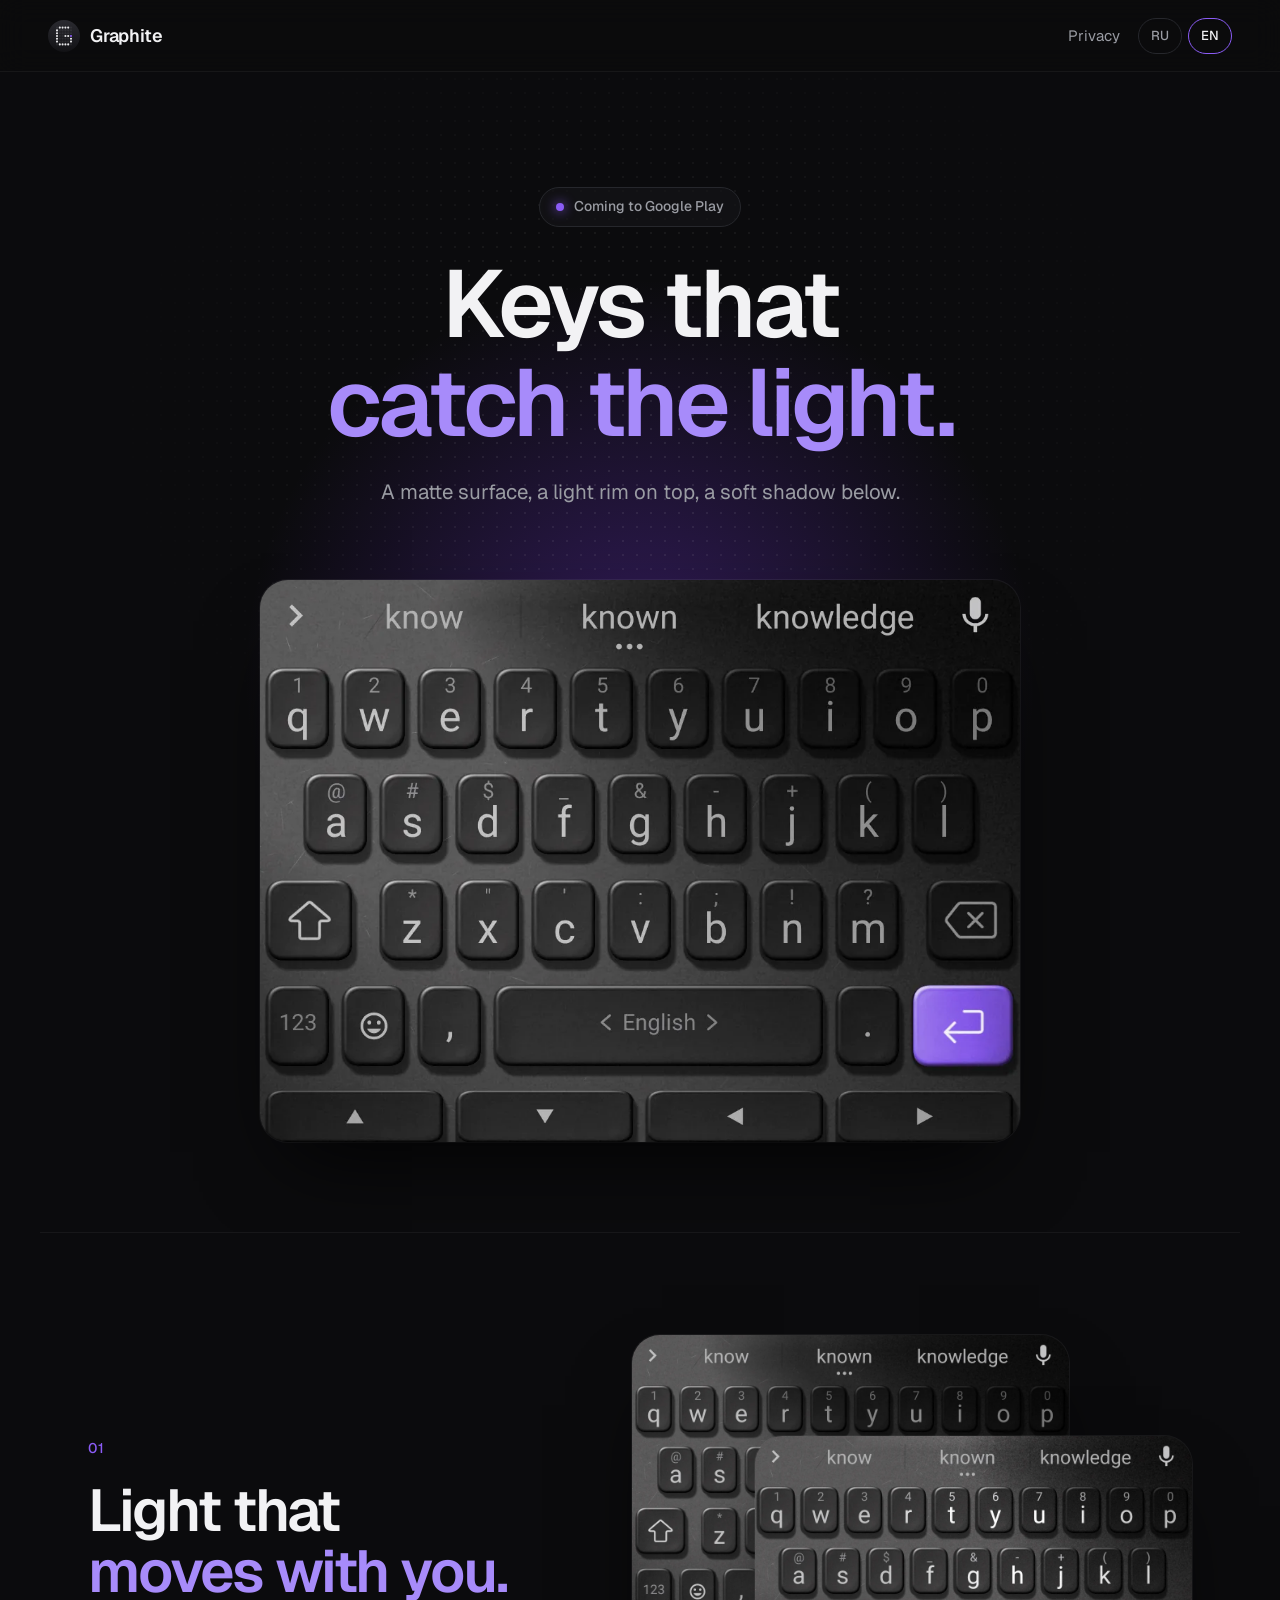
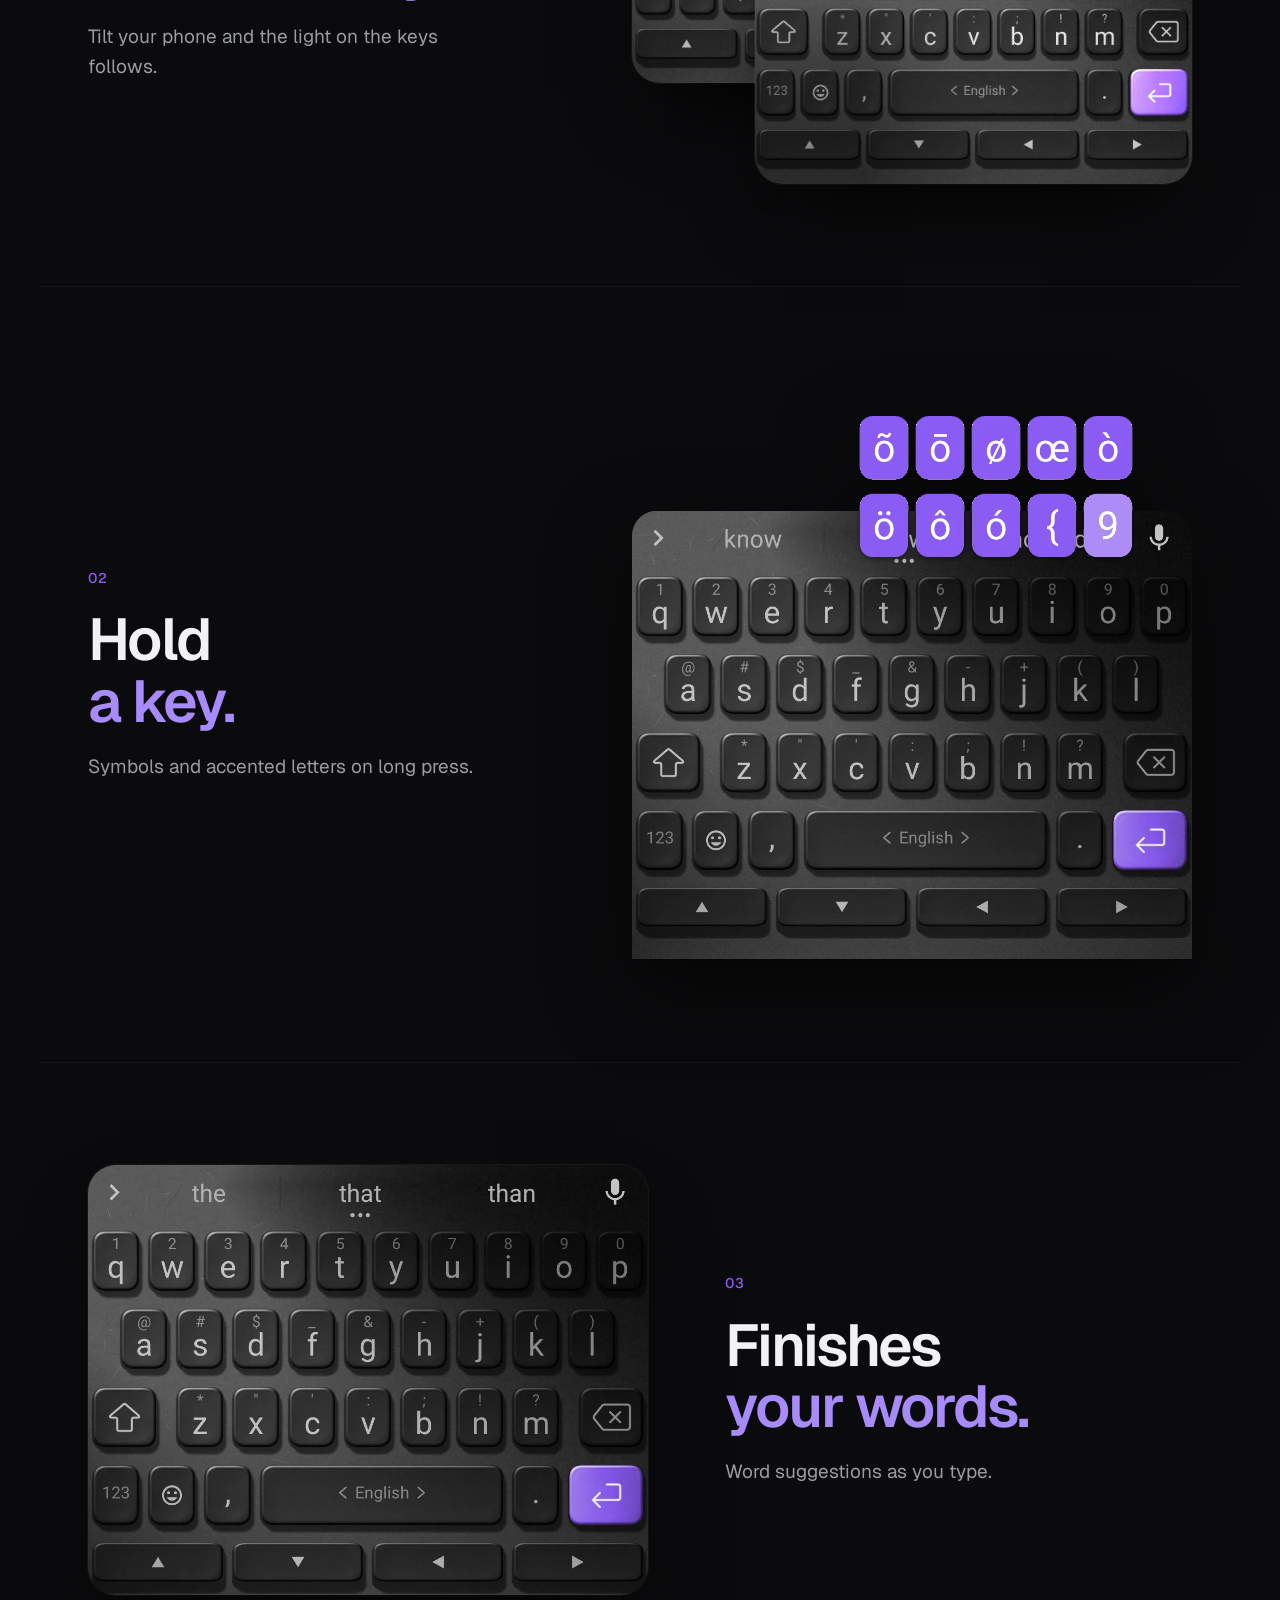
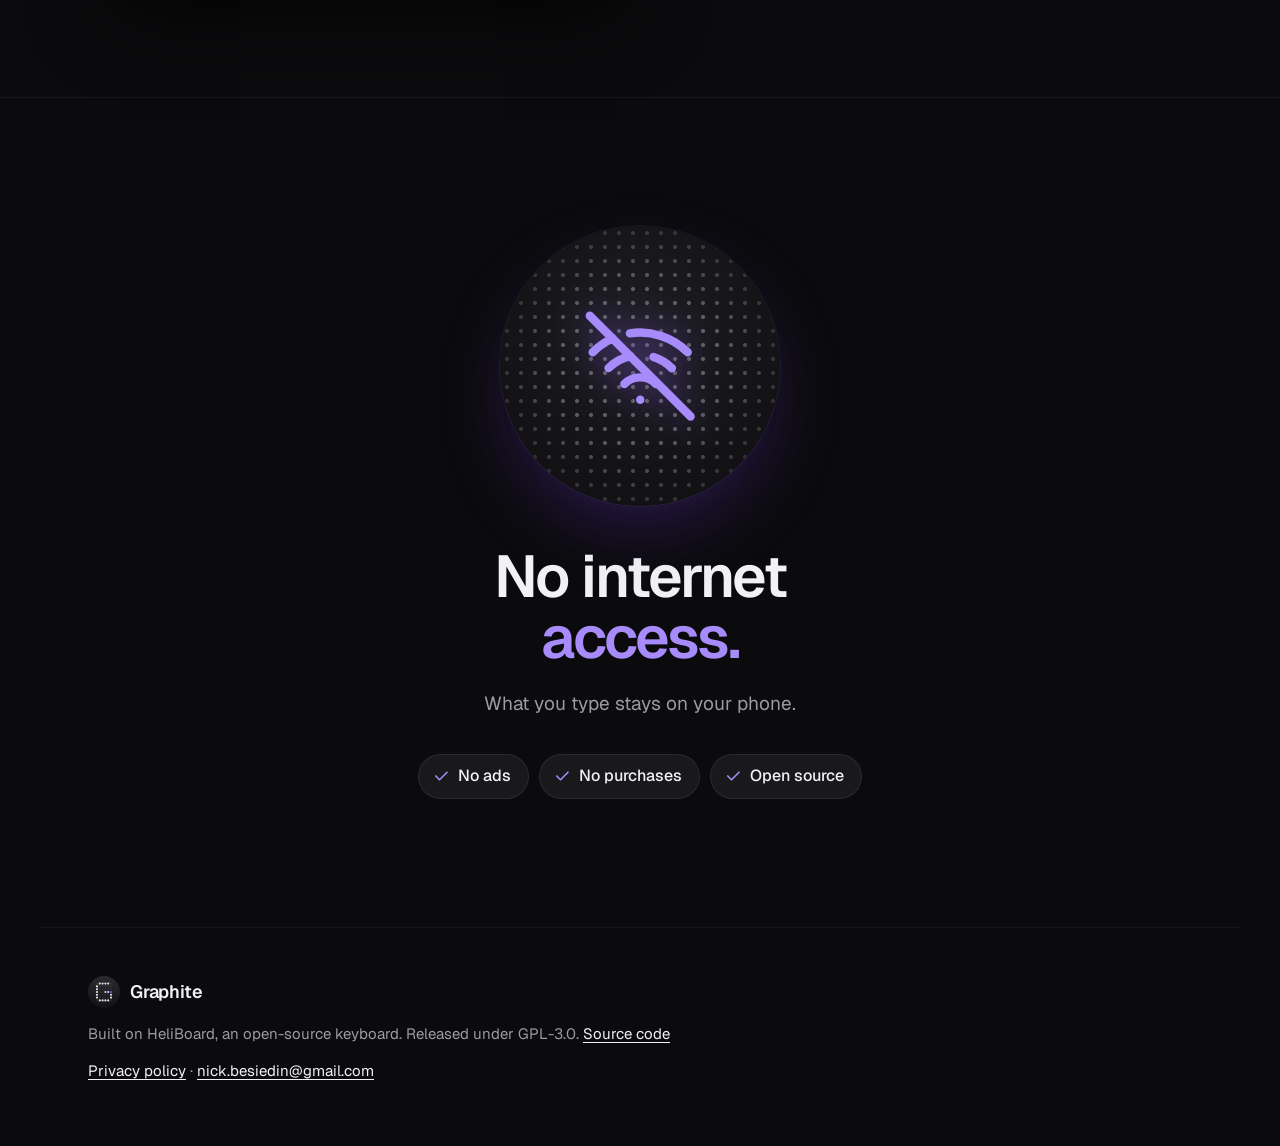
<file: index.html>
<!doctype html>
<html lang="en" data-l="en">
<head>
<meta charset="utf-8">
<meta name="viewport" content="width=device-width, initial-scale=1">
<title>Graphite Keyboard</title>
<meta name="description" content="A dark keyboard with keys that look real, lit by a soft moving light.">
<meta name="theme-color" content="#0B0B0D">
<meta property="og:title" content="Graphite Keyboard">
<meta property="og:description" content="A dark keyboard with keys that look real, lit by a soft moving light.">
<meta property="og:image" content="assets/og.png">
<link rel="icon" href="assets/icon-64.png">
<link rel="preconnect" href="https://fonts.googleapis.com">
<link rel="preconnect" href="https://fonts.gstatic.com" crossorigin>
<link rel="stylesheet" href="https://fonts.googleapis.com/css2?family=Geist:wght@400;500;600&display=swap">
<link rel="stylesheet" href="assets/site.css">
<script>
  // language: saved choice, else the phone's language (ru/uk read Russian), else English
  (function () {
    var l = null;
    try { l = localStorage.getItem('graphite-lang'); } catch (e) {}
    if (!l) {
      var langs = navigator.languages || [navigator.language || 'en'];
      l = /^(ru|uk|be)/i.test(langs[0]) ? 'ru' : 'en';
    }
    document.documentElement.dataset.l = l;
    document.documentElement.lang = l;
  })();
</script>
</head>
<body>
<header class="top">
  <a class="brand" href="./" aria-label="Graphite"><svg viewBox="0 0 72 72" aria-hidden="true"><defs><linearGradient id="gb" x1="0" y1="0" x2="0" y2="1"><stop offset="0" stop-color="#2A2A30"/><stop offset="1" stop-color="#121215"/></linearGradient></defs><circle cx="36" cy="36" r="36" fill="url(#gb)"/><circle cx="20.25" cy="17.10" r="2.35" fill="rgba(255,255,255,0.07)"/><circle cx="26.55" cy="17.10" r="2.35" fill="#E8E8EA"/><circle cx="32.85" cy="17.10" r="2.35" fill="#E8E8EA"/><circle cx="39.15" cy="17.10" r="2.35" fill="#E8E8EA"/><circle cx="45.45" cy="17.10" r="2.35" fill="#E8E8EA"/><circle cx="51.75" cy="17.10" r="2.35" fill="rgba(255,255,255,0.07)"/><circle cx="20.25" cy="23.40" r="2.35" fill="#E8E8EA"/><circle cx="26.55" cy="23.40" r="2.35" fill="rgba(255,255,255,0.07)"/><circle cx="32.85" cy="23.40" r="2.35" fill="rgba(255,255,255,0.07)"/><circle cx="39.15" cy="23.40" r="2.35" fill="rgba(255,255,255,0.07)"/><circle cx="45.45" cy="23.40" r="2.35" fill="rgba(255,255,255,0.07)"/><circle cx="51.75" cy="23.40" r="2.35" fill="rgba(255,255,255,0.07)"/><circle cx="20.25" cy="29.70" r="2.35" fill="#E8E8EA"/><circle cx="26.55" cy="29.70" r="2.35" fill="rgba(255,255,255,0.07)"/><circle cx="32.85" cy="29.70" r="2.35" fill="rgba(255,255,255,0.07)"/><circle cx="39.15" cy="29.70" r="2.35" fill="rgba(255,255,255,0.07)"/><circle cx="45.45" cy="29.70" r="2.35" fill="rgba(255,255,255,0.07)"/><circle cx="51.75" cy="29.70" r="2.35" fill="rgba(255,255,255,0.07)"/><circle cx="20.25" cy="36.00" r="2.35" fill="#E8E8EA"/><circle cx="26.55" cy="36.00" r="2.35" fill="rgba(255,255,255,0.07)"/><circle cx="32.85" cy="36.00" r="2.35" fill="rgba(255,255,255,0.07)"/><circle cx="39.15" cy="36.00" r="2.35" fill="#E8E8EA"/><circle cx="45.45" cy="36.00" r="2.35" fill="#E8E8EA"/><circle cx="51.75" cy="36.00" r="2.35" fill="#8B5CF6"/><circle cx="20.25" cy="42.30" r="2.35" fill="#E8E8EA"/><circle cx="26.55" cy="42.30" r="2.35" fill="rgba(255,255,255,0.07)"/><circle cx="32.85" cy="42.30" r="2.35" fill="rgba(255,255,255,0.07)"/><circle cx="39.15" cy="42.30" r="2.35" fill="rgba(255,255,255,0.07)"/><circle cx="45.45" cy="42.30" r="2.35" fill="rgba(255,255,255,0.07)"/><circle cx="51.75" cy="42.30" r="2.35" fill="#E8E8EA"/><circle cx="20.25" cy="48.60" r="2.35" fill="#E8E8EA"/><circle cx="26.55" cy="48.60" r="2.35" fill="rgba(255,255,255,0.07)"/><circle cx="32.85" cy="48.60" r="2.35" fill="rgba(255,255,255,0.07)"/><circle cx="39.15" cy="48.60" r="2.35" fill="rgba(255,255,255,0.07)"/><circle cx="45.45" cy="48.60" r="2.35" fill="rgba(255,255,255,0.07)"/><circle cx="51.75" cy="48.60" r="2.35" fill="#E8E8EA"/><circle cx="20.25" cy="54.90" r="2.35" fill="rgba(255,255,255,0.07)"/><circle cx="26.55" cy="54.90" r="2.35" fill="#E8E8EA"/><circle cx="32.85" cy="54.90" r="2.35" fill="#E8E8EA"/><circle cx="39.15" cy="54.90" r="2.35" fill="#E8E8EA"/><circle cx="45.45" cy="54.90" r="2.35" fill="#E8E8EA"/><circle cx="51.75" cy="54.90" r="2.35" fill="rgba(255,255,255,0.07)"/></svg><span>Graphite</span></a>
  <nav>
    <a class="en" href="privacy.html">Privacy</a><a class="ru" href="privacy.html">Конфиденциальность</a>
    <button class="lang" type="button" data-to="ru" aria-label="Русский">RU</button>
    <button class="lang" type="button" data-to="en" aria-label="English">EN</button>
  </nav>
</header>

<main>
  <section class="hero">
    <div class="halftone" aria-hidden="true"></div>
    <div class="hero-copy">
      <p class="pill"><span class="dot"></span><span class="en">Coming to Google Play</span><span class="ru">Скоро в Google Play</span></p>
      <h1 class="en">Keys that <span class="v">catch the light.</span></h1>
      <h1 class="ru">Клавиши, на которые <span class="v">падает свет.</span></h1>
      <p class="lead en">A matte surface, a light rim on top, a soft shadow below.</p>
      <p class="lead ru">Матовая поверхность, светлый край сверху, мягкая тень снизу.</p>
    </div>
    <figure class="shot hero-shot">
      <img src="assets/col-violet.webp" width="1080" height="799" alt="Graphite keyboard with a violet accent">
    </figure>
  </section>

  <section class="row">
    <div class="copy">
      <p class="num">01</p>
      <h2 class="en">Light that <span class="v">moves with you.</span></h2>
      <h2 class="ru">Свет идёт <span class="v">за вами.</span></h2>
      <p class="en">Tilt your phone and the light on the keys follows.</p>
      <p class="ru">Наклоните телефон, и свет на клавишах движется следом.</p>
    </div>
    <figure class="shot stack">
      <img src="assets/tilt-l.webp" width="1080" height="860" alt="Light falling on the keys from the left" loading="lazy">
      <img src="assets/tilt-r.webp" width="1080" height="860" alt="Light falling on the keys from the right" loading="lazy">
    </figure>
  </section>

  <section class="row">
    <div class="copy">
      <p class="num">02</p>
      <h2 class="en">Hold <span class="v">a key.</span></h2>
      <h2 class="ru">Зажмите <span class="v">букву.</span></h2>
      <p class="en">Symbols and accented letters on long press.</p>
      <p class="ru">Символы и буквы с диакритикой по долгому нажатию.</p>
    </div>
    <figure class="shot cut">
      <img src="assets/kb-en-lp.webp" width="1080" height="1098" alt="Long press on a key shows symbols and accented letters" loading="lazy">
    </figure>
  </section>

  <section class="row flip">
    <div class="copy">
      <p class="num">03</p>
      <h2 class="en">Finishes <span class="v">your words.</span></h2>
      <h2 class="ru">Подскажет <span class="v">слово.</span></h2>
      <p class="en">Word suggestions as you type.</p>
      <p class="ru">Подсказки слов по мере набора.</p>
    </div>
    <figure class="shot">
      <img class="en" src="assets/kb-en-than.webp" width="1080" height="828" alt="English word suggestions above the keys" loading="lazy">
      <img class="ru" src="assets/kb-ru-privet.webp" width="1080" height="827" alt="Подсказки слов над клавишами" loading="lazy">
    </figure>
  </section>

  <section class="offline">
    <div class="orb" aria-hidden="true"><svg viewBox="0 0 24 24" fill="none" stroke="currentColor" stroke-width="1.5" stroke-linecap="round" stroke-linejoin="round" aria-hidden="true"><path d="M12 18l.01 0"/><path d="M9.172 15.172a4 4 0 0 1 5.656 0"/><path d="M6.343 12.343a7.963 7.963 0 0 1 3.864 -2.14m4.163 .155a7.965 7.965 0 0 1 3.287 2"/><path d="M3.515 9.515a12 12 0 0 1 3.544 -2.455m3.101 -.92a12 12 0 0 1 10.325 3.374"/><path d="M3 3l18 18"/></svg></div>
    <h2 class="en">No internet <span class="v">access.</span></h2>
    <h2 class="ru">Без <span class="v">интернета.</span></h2>
    <p class="en">What you type stays on your phone.</p>
    <p class="ru">Всё, что вы набираете, остаётся на телефоне.</p>
    <ul class="chips">
      <li><svg viewBox="0 0 24 24" fill="none" stroke="currentColor" stroke-width="2.2" stroke-linecap="round" stroke-linejoin="round" aria-hidden="true"><path d="M5 12l5 5l10 -10"/></svg><span class="en">No ads</span><span class="ru">Без рекламы</span></li>
      <li><svg viewBox="0 0 24 24" fill="none" stroke="currentColor" stroke-width="2.2" stroke-linecap="round" stroke-linejoin="round" aria-hidden="true"><path d="M5 12l5 5l10 -10"/></svg><span class="en">No purchases</span><span class="ru">Без покупок</span></li>
      <li><svg viewBox="0 0 24 24" fill="none" stroke="currentColor" stroke-width="2.2" stroke-linecap="round" stroke-linejoin="round" aria-hidden="true"><path d="M5 12l5 5l10 -10"/></svg><span class="en">Open source</span><span class="ru">Открытый код</span></li>
    </ul>
  </section>
</main>

<footer class="foot">
  <div class="brand"><svg viewBox="0 0 72 72" aria-hidden="true"><defs><linearGradient id="gb" x1="0" y1="0" x2="0" y2="1"><stop offset="0" stop-color="#2A2A30"/><stop offset="1" stop-color="#121215"/></linearGradient></defs><circle cx="36" cy="36" r="36" fill="url(#gb)"/><circle cx="20.25" cy="17.10" r="2.35" fill="rgba(255,255,255,0.07)"/><circle cx="26.55" cy="17.10" r="2.35" fill="#E8E8EA"/><circle cx="32.85" cy="17.10" r="2.35" fill="#E8E8EA"/><circle cx="39.15" cy="17.10" r="2.35" fill="#E8E8EA"/><circle cx="45.45" cy="17.10" r="2.35" fill="#E8E8EA"/><circle cx="51.75" cy="17.10" r="2.35" fill="rgba(255,255,255,0.07)"/><circle cx="20.25" cy="23.40" r="2.35" fill="#E8E8EA"/><circle cx="26.55" cy="23.40" r="2.35" fill="rgba(255,255,255,0.07)"/><circle cx="32.85" cy="23.40" r="2.35" fill="rgba(255,255,255,0.07)"/><circle cx="39.15" cy="23.40" r="2.35" fill="rgba(255,255,255,0.07)"/><circle cx="45.45" cy="23.40" r="2.35" fill="rgba(255,255,255,0.07)"/><circle cx="51.75" cy="23.40" r="2.35" fill="rgba(255,255,255,0.07)"/><circle cx="20.25" cy="29.70" r="2.35" fill="#E8E8EA"/><circle cx="26.55" cy="29.70" r="2.35" fill="rgba(255,255,255,0.07)"/><circle cx="32.85" cy="29.70" r="2.35" fill="rgba(255,255,255,0.07)"/><circle cx="39.15" cy="29.70" r="2.35" fill="rgba(255,255,255,0.07)"/><circle cx="45.45" cy="29.70" r="2.35" fill="rgba(255,255,255,0.07)"/><circle cx="51.75" cy="29.70" r="2.35" fill="rgba(255,255,255,0.07)"/><circle cx="20.25" cy="36.00" r="2.35" fill="#E8E8EA"/><circle cx="26.55" cy="36.00" r="2.35" fill="rgba(255,255,255,0.07)"/><circle cx="32.85" cy="36.00" r="2.35" fill="rgba(255,255,255,0.07)"/><circle cx="39.15" cy="36.00" r="2.35" fill="#E8E8EA"/><circle cx="45.45" cy="36.00" r="2.35" fill="#E8E8EA"/><circle cx="51.75" cy="36.00" r="2.35" fill="#8B5CF6"/><circle cx="20.25" cy="42.30" r="2.35" fill="#E8E8EA"/><circle cx="26.55" cy="42.30" r="2.35" fill="rgba(255,255,255,0.07)"/><circle cx="32.85" cy="42.30" r="2.35" fill="rgba(255,255,255,0.07)"/><circle cx="39.15" cy="42.30" r="2.35" fill="rgba(255,255,255,0.07)"/><circle cx="45.45" cy="42.30" r="2.35" fill="rgba(255,255,255,0.07)"/><circle cx="51.75" cy="42.30" r="2.35" fill="#E8E8EA"/><circle cx="20.25" cy="48.60" r="2.35" fill="#E8E8EA"/><circle cx="26.55" cy="48.60" r="2.35" fill="rgba(255,255,255,0.07)"/><circle cx="32.85" cy="48.60" r="2.35" fill="rgba(255,255,255,0.07)"/><circle cx="39.15" cy="48.60" r="2.35" fill="rgba(255,255,255,0.07)"/><circle cx="45.45" cy="48.60" r="2.35" fill="rgba(255,255,255,0.07)"/><circle cx="51.75" cy="48.60" r="2.35" fill="#E8E8EA"/><circle cx="20.25" cy="54.90" r="2.35" fill="rgba(255,255,255,0.07)"/><circle cx="26.55" cy="54.90" r="2.35" fill="#E8E8EA"/><circle cx="32.85" cy="54.90" r="2.35" fill="#E8E8EA"/><circle cx="39.15" cy="54.90" r="2.35" fill="#E8E8EA"/><circle cx="45.45" cy="54.90" r="2.35" fill="#E8E8EA"/><circle cx="51.75" cy="54.90" r="2.35" fill="rgba(255,255,255,0.07)"/></svg><span>Graphite</span></div>
  <p class="en">Built on HeliBoard, an open-source keyboard. Released under GPL-3.0. <a href="https://github.com/nibes4/graphite-keyboard">Source code</a></p>
  <p class="ru">Сделано на основе HeliBoard, клавиатуры с открытым кодом. Лицензия GPL-3.0. <a href="https://github.com/nibes4/graphite-keyboard">Исходный код</a></p>
  <p><a class="en" href="privacy.html">Privacy policy</a><a class="ru" href="privacy.html">Политика конфиденциальности</a> · <a href="mailto:nick.besiedin@gmail.com">nick.besiedin@gmail.com</a></p>
</footer>
<script src="assets/lang.js" defer></script>
</body>
</html>
</file>
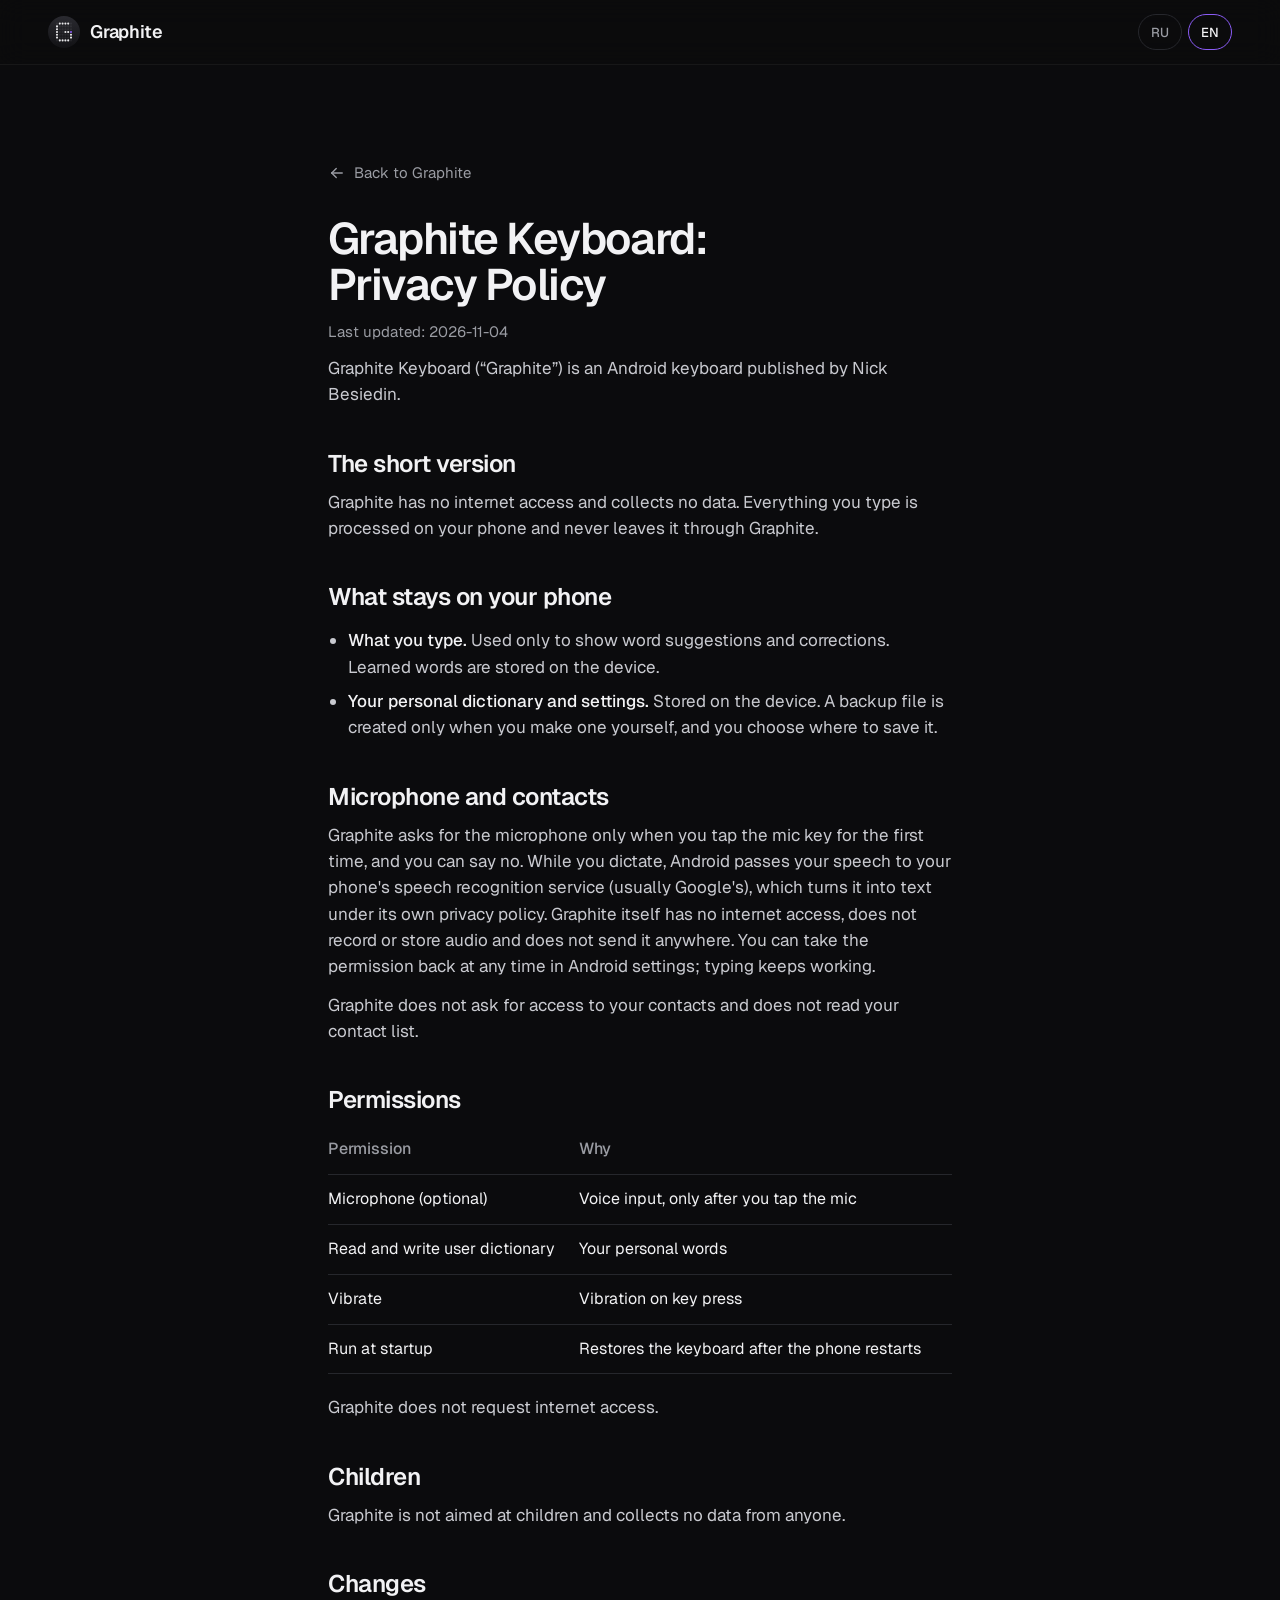
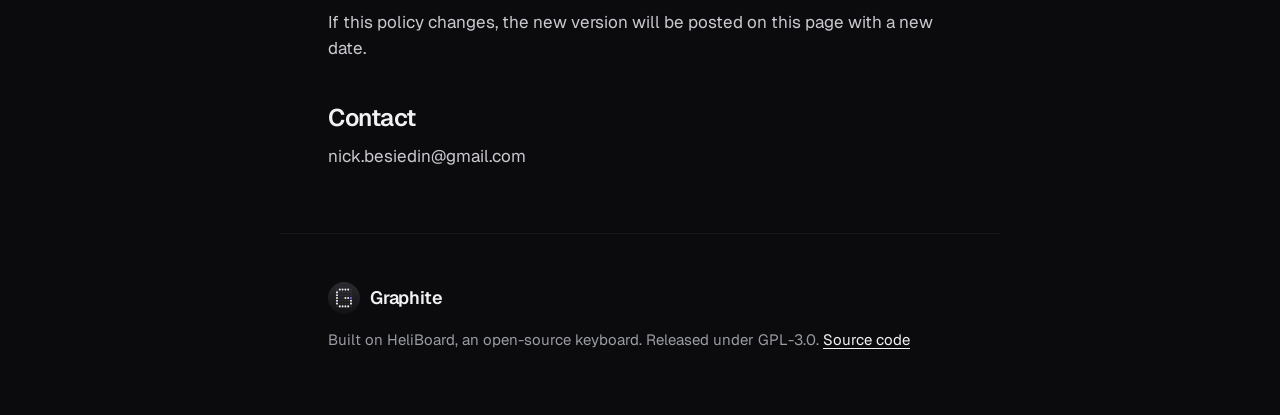
<file: privacy.html>
<!doctype html>
<html lang="en" data-l="en">
<head>
<meta charset="utf-8">
<meta name="viewport" content="width=device-width, initial-scale=1">
<title>Graphite Keyboard: Privacy</title>
<meta name="description" content="Graphite Keyboard has no internet access and collects no data.">
<meta name="theme-color" content="#0B0B0D">
<link rel="icon" href="assets/icon-64.png">
<link rel="preconnect" href="https://fonts.googleapis.com">
<link rel="preconnect" href="https://fonts.gstatic.com" crossorigin>
<link rel="stylesheet" href="https://fonts.googleapis.com/css2?family=Geist:wght@400;500;600&display=swap">
<link rel="stylesheet" href="assets/site.css">
<script>
  (function () {
    var l = null;
    try { l = localStorage.getItem('graphite-lang'); } catch (e) {}
    if (!l) {
      var langs = navigator.languages || [navigator.language || 'en'];
      l = /^(ru|uk|be)/i.test(langs[0]) ? 'ru' : 'en';
    }
    document.documentElement.dataset.l = l;
    document.documentElement.lang = l;
  })();
</script>
</head>
<body>
<header class="top">
  <a class="brand" href="./" aria-label="Graphite"><svg viewBox="0 0 72 72" aria-hidden="true"><defs><linearGradient id="gb" x1="0" y1="0" x2="0" y2="1"><stop offset="0" stop-color="#2A2A30"/><stop offset="1" stop-color="#121215"/></linearGradient></defs><circle cx="36" cy="36" r="36" fill="url(#gb)"/><circle cx="20.25" cy="17.10" r="2.35" fill="rgba(255,255,255,0.07)"/><circle cx="26.55" cy="17.10" r="2.35" fill="#E8E8EA"/><circle cx="32.85" cy="17.10" r="2.35" fill="#E8E8EA"/><circle cx="39.15" cy="17.10" r="2.35" fill="#E8E8EA"/><circle cx="45.45" cy="17.10" r="2.35" fill="#E8E8EA"/><circle cx="51.75" cy="17.10" r="2.35" fill="rgba(255,255,255,0.07)"/><circle cx="20.25" cy="23.40" r="2.35" fill="#E8E8EA"/><circle cx="26.55" cy="23.40" r="2.35" fill="rgba(255,255,255,0.07)"/><circle cx="32.85" cy="23.40" r="2.35" fill="rgba(255,255,255,0.07)"/><circle cx="39.15" cy="23.40" r="2.35" fill="rgba(255,255,255,0.07)"/><circle cx="45.45" cy="23.40" r="2.35" fill="rgba(255,255,255,0.07)"/><circle cx="51.75" cy="23.40" r="2.35" fill="rgba(255,255,255,0.07)"/><circle cx="20.25" cy="29.70" r="2.35" fill="#E8E8EA"/><circle cx="26.55" cy="29.70" r="2.35" fill="rgba(255,255,255,0.07)"/><circle cx="32.85" cy="29.70" r="2.35" fill="rgba(255,255,255,0.07)"/><circle cx="39.15" cy="29.70" r="2.35" fill="rgba(255,255,255,0.07)"/><circle cx="45.45" cy="29.70" r="2.35" fill="rgba(255,255,255,0.07)"/><circle cx="51.75" cy="29.70" r="2.35" fill="rgba(255,255,255,0.07)"/><circle cx="20.25" cy="36.00" r="2.35" fill="#E8E8EA"/><circle cx="26.55" cy="36.00" r="2.35" fill="rgba(255,255,255,0.07)"/><circle cx="32.85" cy="36.00" r="2.35" fill="rgba(255,255,255,0.07)"/><circle cx="39.15" cy="36.00" r="2.35" fill="#E8E8EA"/><circle cx="45.45" cy="36.00" r="2.35" fill="#E8E8EA"/><circle cx="51.75" cy="36.00" r="2.35" fill="#8B5CF6"/><circle cx="20.25" cy="42.30" r="2.35" fill="#E8E8EA"/><circle cx="26.55" cy="42.30" r="2.35" fill="rgba(255,255,255,0.07)"/><circle cx="32.85" cy="42.30" r="2.35" fill="rgba(255,255,255,0.07)"/><circle cx="39.15" cy="42.30" r="2.35" fill="rgba(255,255,255,0.07)"/><circle cx="45.45" cy="42.30" r="2.35" fill="rgba(255,255,255,0.07)"/><circle cx="51.75" cy="42.30" r="2.35" fill="#E8E8EA"/><circle cx="20.25" cy="48.60" r="2.35" fill="#E8E8EA"/><circle cx="26.55" cy="48.60" r="2.35" fill="rgba(255,255,255,0.07)"/><circle cx="32.85" cy="48.60" r="2.35" fill="rgba(255,255,255,0.07)"/><circle cx="39.15" cy="48.60" r="2.35" fill="rgba(255,255,255,0.07)"/><circle cx="45.45" cy="48.60" r="2.35" fill="rgba(255,255,255,0.07)"/><circle cx="51.75" cy="48.60" r="2.35" fill="#E8E8EA"/><circle cx="20.25" cy="54.90" r="2.35" fill="rgba(255,255,255,0.07)"/><circle cx="26.55" cy="54.90" r="2.35" fill="#E8E8EA"/><circle cx="32.85" cy="54.90" r="2.35" fill="#E8E8EA"/><circle cx="39.15" cy="54.90" r="2.35" fill="#E8E8EA"/><circle cx="45.45" cy="54.90" r="2.35" fill="#E8E8EA"/><circle cx="51.75" cy="54.90" r="2.35" fill="rgba(255,255,255,0.07)"/></svg><span>Graphite</span></a>
  <nav>
    <button class="lang" type="button" data-to="ru" aria-label="Русский">RU</button>
    <button class="lang" type="button" data-to="en" aria-label="English">EN</button>
  </nav>
</header>

<main class="doc">
  <a class="back en" href="./"><svg viewBox="0 0 24 24" fill="none" stroke="currentColor" stroke-width="1.8" stroke-linecap="round" stroke-linejoin="round" aria-hidden="true"><path d="M5 12l14 0"/><path d="M5 12l6 6"/><path d="M5 12l6 -6"/></svg>Back to Graphite</a>
  <a class="back ru" href="./"><svg viewBox="0 0 24 24" fill="none" stroke="currentColor" stroke-width="1.8" stroke-linecap="round" stroke-linejoin="round" aria-hidden="true"><path d="M5 12l14 0"/><path d="M5 12l6 6"/><path d="M5 12l6 -6"/></svg>Назад к Graphite</a>
  <article class="en" lang="en"><h1>Graphite Keyboard: Privacy Policy</h1>
<p class="updated">Last updated: 2026-11-04</p>
<p>Graphite Keyboard (“Graphite”) is an Android keyboard published by Nick Besiedin.</p>
<h2>The short version</h2>
<p>Graphite has no internet access and collects no data. Everything you type is processed on your phone and never leaves it through Graphite.</p>
<h2>What stays on your phone</h2>
<ul>
<li><strong>What you type.</strong> Used only to show word suggestions and corrections. Learned words are stored on the device.</li>
<li><strong>Your personal dictionary and settings.</strong> Stored on the device. A backup file is created only when you make one yourself, and you choose where to save it.</li>
</ul>
<h2>Microphone and contacts</h2>
<p>Graphite asks for the microphone only when you tap the mic key for the first time, and you can say no. While you dictate, Android passes your speech to your phone's speech recognition service (usually Google's), which turns it into text under its own privacy policy. Graphite itself has no internet access, does not record or store audio and does not send it anywhere. You can take the permission back at any time in Android settings; typing keeps working.</p>
<p>Graphite does not ask for access to your contacts and does not read your contact list.</p>
<h2>Permissions</h2>
<table>
<thead>
<tr>
<th>Permission</th>
<th>Why</th>
</tr>
</thead>
<tbody>
<tr>
<td>Microphone (optional)</td>
<td>Voice input, only after you tap the mic</td>
</tr>
<tr>
<td>Read and write user dictionary</td>
<td>Your personal words</td>
</tr>
<tr>
<td>Vibrate</td>
<td>Vibration on key press</td>
</tr>
<tr>
<td>Run at startup</td>
<td>Restores the keyboard after the phone restarts</td>
</tr>
</tbody>
</table>
<p>Graphite does not request internet access.</p>
<h2>Children</h2>
<p>Graphite is not aimed at children and collects no data from anyone.</p>
<h2>Changes</h2>
<p>If this policy changes, the new version will be posted on this page with a new date.</p>
<h2>Contact</h2>
<p>nick.besiedin@gmail.com</p></article>
  <article class="ru" lang="ru"><h1>Политика конфиденциальности Graphite</h1>
<p class="updated">Обновлено: 2026-11-04</p>
<p>Graphite: клавиатура для Android от Nick Besiedin.</p>
<h2>Коротко</h2>
<p>У Graphite нет доступа в интернет, и она не собирает данные. Всё, что вы набираете, обрабатывается на телефоне и через Graphite никуда не уходит.</p>
<h2>Что остаётся на телефоне</h2>
<ul>
<li><strong>Набранный текст.</strong> Используется только для подсказок и исправлений. Выученные слова хранятся на устройстве.</li>
<li><strong>Ваш словарь и настройки.</strong> Хранятся на устройстве. Файл резервной копии появляется, только когда вы сами его создаёте, и вы выбираете, куда его сохранить.</li>
</ul>
<h2>Микрофон и контакты</h2>
<p>Graphite просит доступ к микрофону только при первом нажатии на кнопку микрофона, и от него можно отказаться. Пока вы диктуете, Android передаёт речь службе распознавания на телефоне (обычно это Google), она превращает её в текст и работает по своей политике конфиденциальности. У самой Graphite нет доступа в интернет, она не записывает и не хранит звук и никуда его не отправляет. Разрешение можно отозвать в настройках Android в любой момент, набор текста продолжит работать.</p>
<p>Graphite не запрашивает доступ к контактам и не читает список контактов.</p>
<h2>Разрешения</h2>
<table>
<thead>
<tr>
<th>Разрешение</th>
<th>Зачем</th>
</tr>
</thead>
<tbody>
<tr>
<td>Микрофон (по желанию)</td>
<td>Голосовой ввод, только после нажатия на микрофон</td>
</tr>
<tr>
<td>Чтение и запись пользовательского словаря</td>
<td>Ваши слова</td>
</tr>
<tr>
<td>Вибрация</td>
<td>Отклик на нажатие</td>
</tr>
<tr>
<td>Запуск при включении</td>
<td>Клавиатура снова работает после перезагрузки</td>
</tr>
</tbody>
</table>
<p>Graphite не запрашивает доступ в интернет.</p>
<h2>Дети</h2>
<p>Graphite не рассчитана на детей и ни у кого не собирает данные.</p>
<h2>Изменения</h2>
<p>Если политика изменится, новая версия появится на этой странице с новой датой.</p>
<h2>Связь</h2>
<p>nick.besiedin@gmail.com</p></article>
</main>

<footer class="foot narrow">
  <div class="brand"><svg viewBox="0 0 72 72" aria-hidden="true"><defs><linearGradient id="gb" x1="0" y1="0" x2="0" y2="1"><stop offset="0" stop-color="#2A2A30"/><stop offset="1" stop-color="#121215"/></linearGradient></defs><circle cx="36" cy="36" r="36" fill="url(#gb)"/><circle cx="20.25" cy="17.10" r="2.35" fill="rgba(255,255,255,0.07)"/><circle cx="26.55" cy="17.10" r="2.35" fill="#E8E8EA"/><circle cx="32.85" cy="17.10" r="2.35" fill="#E8E8EA"/><circle cx="39.15" cy="17.10" r="2.35" fill="#E8E8EA"/><circle cx="45.45" cy="17.10" r="2.35" fill="#E8E8EA"/><circle cx="51.75" cy="17.10" r="2.35" fill="rgba(255,255,255,0.07)"/><circle cx="20.25" cy="23.40" r="2.35" fill="#E8E8EA"/><circle cx="26.55" cy="23.40" r="2.35" fill="rgba(255,255,255,0.07)"/><circle cx="32.85" cy="23.40" r="2.35" fill="rgba(255,255,255,0.07)"/><circle cx="39.15" cy="23.40" r="2.35" fill="rgba(255,255,255,0.07)"/><circle cx="45.45" cy="23.40" r="2.35" fill="rgba(255,255,255,0.07)"/><circle cx="51.75" cy="23.40" r="2.35" fill="rgba(255,255,255,0.07)"/><circle cx="20.25" cy="29.70" r="2.35" fill="#E8E8EA"/><circle cx="26.55" cy="29.70" r="2.35" fill="rgba(255,255,255,0.07)"/><circle cx="32.85" cy="29.70" r="2.35" fill="rgba(255,255,255,0.07)"/><circle cx="39.15" cy="29.70" r="2.35" fill="rgba(255,255,255,0.07)"/><circle cx="45.45" cy="29.70" r="2.35" fill="rgba(255,255,255,0.07)"/><circle cx="51.75" cy="29.70" r="2.35" fill="rgba(255,255,255,0.07)"/><circle cx="20.25" cy="36.00" r="2.35" fill="#E8E8EA"/><circle cx="26.55" cy="36.00" r="2.35" fill="rgba(255,255,255,0.07)"/><circle cx="32.85" cy="36.00" r="2.35" fill="rgba(255,255,255,0.07)"/><circle cx="39.15" cy="36.00" r="2.35" fill="#E8E8EA"/><circle cx="45.45" cy="36.00" r="2.35" fill="#E8E8EA"/><circle cx="51.75" cy="36.00" r="2.35" fill="#8B5CF6"/><circle cx="20.25" cy="42.30" r="2.35" fill="#E8E8EA"/><circle cx="26.55" cy="42.30" r="2.35" fill="rgba(255,255,255,0.07)"/><circle cx="32.85" cy="42.30" r="2.35" fill="rgba(255,255,255,0.07)"/><circle cx="39.15" cy="42.30" r="2.35" fill="rgba(255,255,255,0.07)"/><circle cx="45.45" cy="42.30" r="2.35" fill="rgba(255,255,255,0.07)"/><circle cx="51.75" cy="42.30" r="2.35" fill="#E8E8EA"/><circle cx="20.25" cy="48.60" r="2.35" fill="#E8E8EA"/><circle cx="26.55" cy="48.60" r="2.35" fill="rgba(255,255,255,0.07)"/><circle cx="32.85" cy="48.60" r="2.35" fill="rgba(255,255,255,0.07)"/><circle cx="39.15" cy="48.60" r="2.35" fill="rgba(255,255,255,0.07)"/><circle cx="45.45" cy="48.60" r="2.35" fill="rgba(255,255,255,0.07)"/><circle cx="51.75" cy="48.60" r="2.35" fill="#E8E8EA"/><circle cx="20.25" cy="54.90" r="2.35" fill="rgba(255,255,255,0.07)"/><circle cx="26.55" cy="54.90" r="2.35" fill="#E8E8EA"/><circle cx="32.85" cy="54.90" r="2.35" fill="#E8E8EA"/><circle cx="39.15" cy="54.90" r="2.35" fill="#E8E8EA"/><circle cx="45.45" cy="54.90" r="2.35" fill="#E8E8EA"/><circle cx="51.75" cy="54.90" r="2.35" fill="rgba(255,255,255,0.07)"/></svg><span>Graphite</span></div>
  <p class="en">Built on HeliBoard, an open-source keyboard. Released under GPL-3.0. <a href="https://github.com/nibes4/graphite-keyboard">Source code</a></p>
  <p class="ru">Сделано на основе HeliBoard, клавиатуры с открытым кодом. Лицензия GPL-3.0. <a href="https://github.com/nibes4/graphite-keyboard">Исходный код</a></p>
</footer>
<script src="assets/lang.js" defer></script>
</body>
</html>
</file>
<file: assets/site.css>
:root {
  --bg: #0B0B0D;
  --surface: #141417;
  --line: #26272C;
  --fg: #F2F2F4;
  --muted: #9A9CA3;
  --violet: #7C3AED;
  --dot: #8B5CF6;
  --soft: #A78BFA;
  --radius: 28px;
  color-scheme: dark;
}
* { box-sizing: border-box; }
html { -webkit-text-size-adjust: 100%; }
body {
  margin: 0; background: var(--bg); color: var(--fg);
  font: 400 17px/1.55 'Geist', system-ui, sans-serif;
  -webkit-font-smoothing: antialiased; overflow-x: hidden;
}
img { display: block; max-width: 100%; height: auto; }
a { color: inherit; }

/* one language at a time */
html[data-l="en"] .ru, html[data-l="ru"] .en { display: none !important; }

.top {
  position: sticky; top: 0; z-index: 5;
  display: flex; align-items: center; justify-content: space-between;
  padding: 14px clamp(16px, 4vw, 48px);
  background: rgba(11, 11, 13, .82); backdrop-filter: blur(14px); -webkit-backdrop-filter: blur(14px);
  border-bottom: 1px solid rgba(255, 255, 255, .05);
}
.brand { display: flex; align-items: center; gap: 10px; text-decoration: none; font-weight: 600; font-size: 18px; letter-spacing: -.01em; }
.brand svg { width: 32px; height: 32px; }
.top nav { display: flex; align-items: center; gap: 6px; }
.top nav a { text-decoration: none; color: var(--muted); font-size: 15px; padding: 10px 12px; }
.top nav a:hover { color: var(--fg); }
.lang {
  font: 500 13px/1 'Geist', sans-serif; color: var(--muted); background: transparent;
  border: 1px solid var(--line); border-radius: 999px; min-width: 44px; height: 36px; cursor: pointer;
}
html[data-l="en"] .lang[data-to="en"], html[data-l="ru"] .lang[data-to="ru"] { color: var(--fg); border-color: var(--dot); }

h1, h2 { font-weight: 600; letter-spacing: -.035em; line-height: 1.04; margin: 0; text-wrap: balance; }
h1 { font-size: clamp(44px, 7.4vw, 104px); }
h2 { font-size: clamp(34px, 4.6vw, 64px); }
.v { color: var(--soft); }
/* the violet half always starts its own line, like the store screens */
h1 .v, h2 .v { display: block; }
p { margin: 0; }

.hero {
  position: relative; text-align: center;
  padding: clamp(56px, 9vw, 120px) clamp(16px, 4vw, 48px) clamp(48px, 7vw, 96px);
  overflow: hidden;
}
.hero::before {
  content: ""; position: absolute; left: 50%; top: 52%; width: min(1100px, 140vw); aspect-ratio: 1;
  transform: translate(-50%, -50%);
  background: radial-gradient(closest-side, rgba(124, 58, 237, .34), rgba(124, 58, 237, .08) 55%, transparent 72%);
  pointer-events: none;
}
.halftone {
  position: absolute; inset: 0; pointer-events: none; opacity: .5;
  background-image: radial-gradient(rgba(255, 255, 255, .16) 1.2px, transparent 1.6px);
  background-size: 14px 14px;
  -webkit-mask-image: radial-gradient(ellipse 60% 55% at 50% 30%, #000 10%, transparent 70%);
  mask-image: radial-gradient(ellipse 60% 55% at 50% 30%, #000 10%, transparent 70%);
}
.hero-copy { position: relative; max-width: 980px; margin: 0 auto; }
.pill {
  display: inline-flex; align-items: center; gap: 10px; margin-bottom: 28px;
  padding: 8px 16px; border: 1px solid var(--line); border-radius: 999px;
  background: rgba(20, 20, 23, .7); color: var(--muted); font-size: 14px; font-weight: 500;
}
.pill .dot { width: 8px; height: 8px; border-radius: 50%; background: var(--dot); box-shadow: 0 0 12px var(--dot); }
.lead { color: var(--muted); font-size: clamp(17px, 1.6vw, 21px); max-width: 560px; margin: 24px auto 0; }
.shot.hero-shot { position: relative; max-width: 760px; margin: clamp(40px, 6vw, 72px) auto 0; }

.shot { margin: 0; }
.shot img {
  width: 100%; border-radius: var(--radius);
  box-shadow: 0 1px 0 rgba(255, 255, 255, .06) inset, 0 40px 80px -30px rgba(0, 0, 0, .9), 0 0 0 1px rgba(255, 255, 255, .06);
}
/* cut-out images carry their own shape (transparent around the popup, gaps between bands) */
.shot.cut img { border-radius: 0; box-shadow: none; filter: drop-shadow(0 30px 40px rgba(0, 0, 0, .55)); }

.row {
  display: grid; grid-template-columns: 5fr 6fr; gap: clamp(32px, 6vw, 96px); align-items: center;
  max-width: 1200px; margin: 0 auto; padding: clamp(56px, 8vw, 112px) clamp(16px, 4vw, 48px);
  border-top: 1px solid rgba(255, 255, 255, .05);
}
.row.flip { grid-template-columns: 6fr 5fr; }
.row.flip .copy { order: 2; }
.copy p:not(.num) { color: var(--muted); font-size: 19px; margin-top: 20px; max-width: 420px; }
.num { font-size: 14px; font-weight: 500; color: var(--dot); letter-spacing: .08em; margin-bottom: 20px; }

.langs { list-style: none; padding: 0; margin: 28px 0 0; display: flex; flex-wrap: wrap; gap: 8px; }
.langs li { border: 1px solid var(--line); border-radius: 999px; padding: 8px 14px; font-size: 15px; color: var(--fg); }

.swatches { list-style: none; padding: 0; margin: 28px 0 0; display: flex; flex-wrap: wrap; gap: 12px; }
.swatches li { width: 28px; height: 28px; border-radius: 50%; box-shadow: 0 0 0 1px rgba(255, 255, 255, .12) inset; }

.stack { position: relative; padding-bottom: 18%; }
.stack img:last-child { position: absolute; width: 78%; right: 0; bottom: 0; }
.stack img:first-child { width: 78%; }

.offline {
  text-align: center; padding: clamp(72px, 10vw, 140px) clamp(16px, 4vw, 48px);
  border-top: 1px solid rgba(255, 255, 255, .05);
}
.offline p { color: var(--muted); font-size: 19px; margin-top: 20px; }
.orb {
  width: clamp(200px, 26vw, 280px); aspect-ratio: 1; margin: 0 auto 40px; border-radius: 50%;
  display: grid; place-items: center; position: relative;
  background: radial-gradient(circle at 50% 38%, #1E1E23, #121215 70%);
  box-shadow: 0 0 0 1px rgba(255, 255, 255, .06), 0 30px 80px -20px rgba(124, 58, 237, .35);
  overflow: hidden;
}
.orb::before {
  content: ""; position: absolute; inset: 0;
  background-image: radial-gradient(rgba(255, 255, 255, .3) 1.8px, transparent 2.3px);
  background-size: 14px 14px;
  -webkit-mask-image: radial-gradient(circle, #000 40%, rgba(0, 0, 0, .35) 75%);
  mask-image: radial-gradient(circle, #000 40%, rgba(0, 0, 0, .35) 75%);
}
.orb svg { position: relative; width: 48%; height: 48%; color: var(--soft); filter: drop-shadow(0 0 18px rgba(139, 92, 246, .55)); }
.chips { list-style: none; padding: 0; margin: 36px auto 0; display: flex; flex-wrap: wrap; justify-content: center; gap: 10px; }
.chips li {
  display: inline-flex; align-items: center; gap: 8px; padding: 10px 18px 10px 14px; border-radius: 999px;
  background: rgba(255, 255, 255, .06); box-shadow: inset 0 0 0 1px rgba(255, 255, 255, .08);
  font-size: 16px; font-weight: 500;
}
.chips svg { width: 18px; height: 18px; color: var(--soft); flex: none; }

.foot {
  max-width: 1200px; margin: 0 auto; padding: 48px clamp(16px, 4vw, 48px) 64px;
  border-top: 1px solid rgba(255, 255, 255, .05); color: var(--muted); font-size: 15px;
  display: grid; gap: 14px;
}
.foot .brand { color: var(--fg); }
.foot a { color: var(--fg); text-underline-offset: 3px; }
.foot.narrow { max-width: 720px; }
.foot p a { white-space: nowrap; }

.todo { background: rgba(124, 58, 237, .22); color: var(--fg); border-radius: 4px; padding: 0 4px; }

/* privacy page */
.doc { max-width: 720px; margin: 0 auto; padding: clamp(48px, 8vw, 96px) clamp(16px, 4vw, 48px) 64px; }
.doc h1 { font-size: clamp(32px, 4vw, 44px); margin-bottom: 12px; }
.doc h2 { font-size: 24px; letter-spacing: -.02em; margin: 44px 0 12px; }
.doc p, .doc li { color: #C9CAD0; }
.doc p + p { margin-top: 12px; }
.doc strong { color: var(--fg); font-weight: 500; }
.doc ul { padding-left: 20px; }
.doc li + li { margin-top: 8px; }
.doc table { width: 100%; border-collapse: collapse; margin-top: 8px; font-size: 16px; }
.doc th, .doc td { text-align: left; padding: 12px 12px 12px 0; border-bottom: 1px solid var(--line); vertical-align: top; }
.doc th { color: var(--muted); font-weight: 500; }
.doc table + p { margin-top: 20px; }
.doc .updated { color: var(--muted); font-size: 15px; }
.back { display: inline-flex; align-items: center; gap: 8px; margin-bottom: 32px; color: var(--muted); text-decoration: none; font-size: 15px; }
.back svg { width: 18px; height: 18px; }
.back:hover { color: var(--fg); }

@media (max-width: 820px) {
  .row { grid-template-columns: 1fr; }
  .row.flip .copy { order: 0; }
  .top nav a { display: none; }
}
@media (max-width: 1100px) {
  .langs { gap: 6px; }
  .langs li { padding: 7px 10px; font-size: 14px; }
}
@media (prefers-reduced-motion: no-preference) {
  .lang, .top nav a { transition: color .15s ease, border-color .15s ease; }
}
</file>
